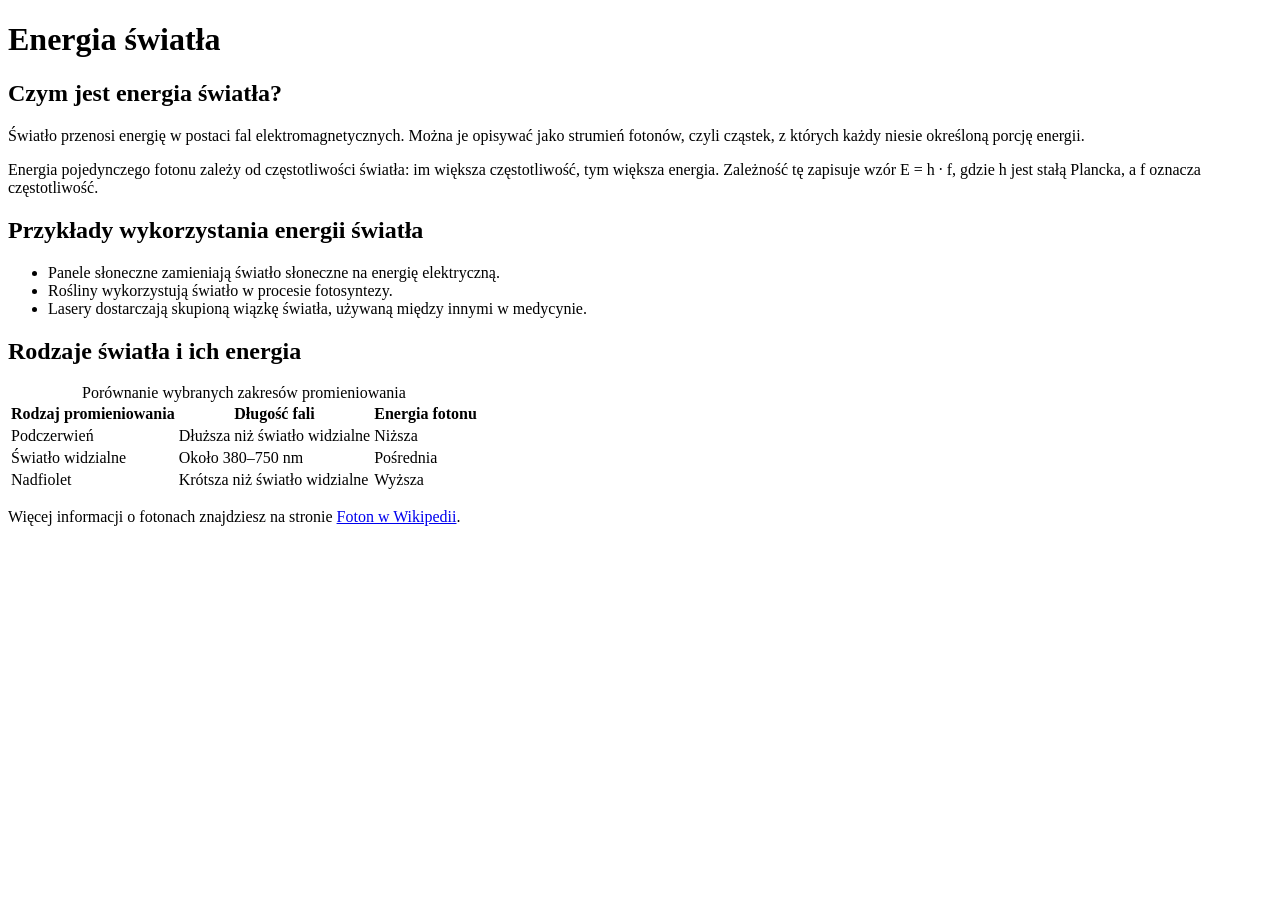
<file: 06_sol_www/01_sol/index.html>
<!DOCTYPE html>
<html lang="pl">
<head>
	<meta charset="UTF-8">
	<meta name="viewport" content="width=device-width, initial-scale=1.0">
	<title>Energia światła</title>
</head>
<body>
	<header>
		<h1>Energia światła</h1>
	</header>

	<main>
		<section>
			<h2>Czym jest energia światła?</h2>
			<p>Światło przenosi energię w postaci fal elektromagnetycznych. Można je opisywać jako strumień fotonów, czyli cząstek, z których każdy niesie określoną porcję energii.</p>
			<p>Energia pojedynczego fotonu zależy od częstotliwości światła: im większa częstotliwość, tym większa energia. Zależność tę zapisuje wzór E = h · f, gdzie h jest stałą Plancka, a f oznacza częstotliwość.</p>
		</section>

		<section>
			<h2>Przykłady wykorzystania energii światła</h2>
			<ul>
				<li>Panele słoneczne zamieniają światło słoneczne na energię elektryczną.</li>
				<li>Rośliny wykorzystują światło w procesie fotosyntezy.</li>
				<li>Lasery dostarczają skupioną wiązkę światła, używaną między innymi w medycynie.</li>
			</ul>
		</section>

		<section>
			<h2>Rodzaje światła i ich energia</h2>
			<table>
				<caption>Porównanie wybranych zakresów promieniowania</caption>
				<thead>
					<tr>
						<th scope="col">Rodzaj promieniowania</th>
						<th scope="col">Długość fali</th>
						<th scope="col">Energia fotonu</th>
					</tr>
				</thead>
				<tbody>
					<tr>
						<td>Podczerwień</td>
						<td>Dłuższa niż światło widzialne</td>
						<td>Niższa</td>
					</tr>
					<tr>
						<td>Światło widzialne</td>
						<td>Około 380–750 nm</td>
						<td>Pośrednia</td>
					</tr>
					<tr>
						<td>Nadfiolet</td>
						<td>Krótsza niż światło widzialne</td>
						<td>Wyższa</td>
					</tr>
				</tbody>
			</table>
		</section>

		<p>Więcej informacji o fotonach znajdziesz na stronie <a href="https://pl.wikipedia.org/wiki/Foton">Foton w Wikipedii</a>.</p>
	</main>
</body>
</html>
</file>
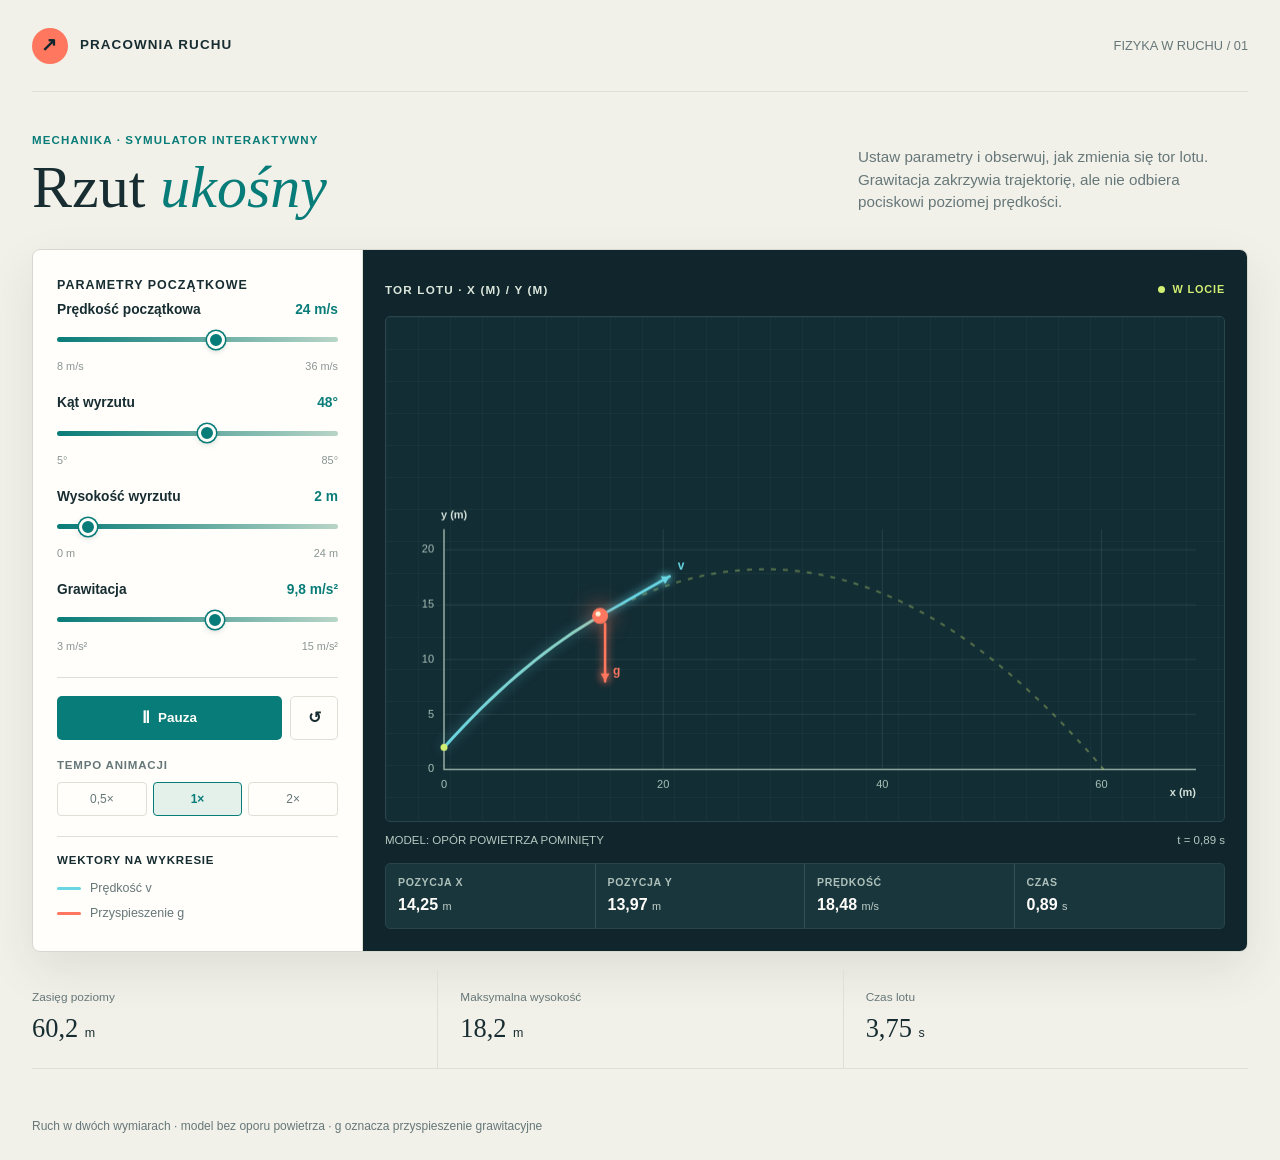
<file: 06_sol_www/03_sol/index.html>
<!DOCTYPE html>
<html lang="pl">
<head>
	<meta charset="UTF-8">
	<meta name="viewport" content="width=device-width, initial-scale=1.0">
	<meta name="theme-color" content="#10252c">
	<title>Rzut ukośny | Pracownia ruchu</title>
	<style>
		:root {
			color-scheme: light;
			--ink: #172d31;
			--muted: #667779;
			--paper: #f2f1e9;
			--white: #fffefa;
			--line: #dedfd5;
			--teal: #087c78;
			--night: #10252c;
			--night-soft: #1a363d;
			--coral: #ff775e;
			--lime: #d3ef73;
			--sky: #69d6e3;
			--gold: #ffc765;
			--serif: Georgia, "Times New Roman", serif;
			--sans: "Trebuchet MS", Verdana, sans-serif;
		}

		* {
			box-sizing: border-box;
		}

		html {
			min-width: 320px;
			background: var(--paper);
		}

		body {
			margin: 0;
			color: var(--ink);
			font-family: var(--sans);
			font-size: 15px;
			line-height: 1.5;
		}

		button,
		input {
			font: inherit;
		}

		button:focus-visible,
		input:focus-visible,
		a:focus-visible {
			outline: 3px solid var(--coral);
			outline-offset: 3px;
		}

		.page-shell {
			width: min(1440px, 100% - 64px);
			margin: 0 auto;
		}

		.masthead {
			min-height: 92px;
			display: flex;
			align-items: center;
			justify-content: space-between;
			gap: 24px;
			border-bottom: 1px solid var(--line);
		}

		.wordmark {
			display: flex;
			align-items: center;
			gap: 12px;
			color: var(--ink);
			font-size: 0.84rem;
			font-weight: 800;
			letter-spacing: 0.08em;
			text-transform: uppercase;
		}

		.wordmark-mark {
			width: 36px;
			aspect-ratio: 1;
			display: grid;
			place-items: center;
			border-radius: 50%;
			background: var(--coral);
			color: var(--night);
			font-family: var(--serif);
			font-size: 1.2rem;
		}

		.header-note {
			color: var(--muted);
			font-size: 0.8rem;
			text-align: right;
		}

		.intro {
			padding: 40px 0 32px;
			display: flex;
			align-items: end;
			justify-content: space-between;
			gap: 32px;
			animation: rise-in 650ms both;
		}

		.eyebrow {
			margin: 0 0 8px;
			color: var(--teal);
			font-size: 0.72rem;
			font-weight: 800;
			letter-spacing: 0.1em;
			text-transform: uppercase;
		}

		h1,
		h2,
		p {
			margin-top: 0;
		}

		h1 {
			margin-bottom: 0;
			font-family: var(--serif);
			font-size: 3.75rem;
			font-weight: 500;
			line-height: 1;
		}

		h1 span {
			color: var(--teal);
			font-style: italic;
		}

		.intro-copy {
			max-width: 390px;
			margin: 0 0 3px;
			color: var(--muted);
			font-size: 0.95rem;
		}

		.lab {
			min-height: 610px;
			display: grid;
			grid-template-columns: minmax(270px, 330px) minmax(0, 1fr);
			border: 1px solid #d5d9d0;
			border-radius: 8px;
			background: var(--white);
			box-shadow: 0 18px 48px rgb(23 45 49 / 9%);
			overflow: hidden;
			animation: rise-in 750ms 100ms both;
		}

		.controls {
			padding: 26px 24px 22px;
			border-right: 1px solid var(--line);
		}

		.panel-heading {
			margin: 0 0 5px;
			font-size: 0.78rem;
			font-weight: 800;
			letter-spacing: 0.08em;
			text-transform: uppercase;
		}

		.parameter {
			margin-bottom: 19px;
		}

		.parameter-header {
			margin-bottom: 8px;
			display: flex;
			align-items: baseline;
			justify-content: space-between;
			gap: 12px;
		}

		.parameter label {
			font-size: 0.86rem;
			font-weight: 700;
		}

		.parameter output {
			min-width: 72px;
			color: var(--teal);
			font-size: 0.86rem;
			font-variant-numeric: tabular-nums;
			font-weight: 800;
			text-align: right;
		}

		input[type="range"] {
			width: 100%;
			height: 22px;
			margin: 0;
			appearance: none;
			background: transparent;
			cursor: pointer;
		}

		input[type="range"]::-webkit-slider-runnable-track {
			height: 5px;
			border-radius: 99px;
			background: linear-gradient(90deg, var(--teal), #b8d5c7);
		}

		input[type="range"]::-moz-range-track {
			height: 5px;
			border-radius: 99px;
			background: linear-gradient(90deg, var(--teal), #b8d5c7);
		}

		input[type="range"]::-webkit-slider-thumb {
			width: 18px;
			height: 18px;
			margin-top: -6.5px;
			appearance: none;
			border: 3px solid var(--white);
			border-radius: 50%;
			background: var(--teal);
			box-shadow: 0 0 0 1.5px var(--teal), 0 2px 6px rgb(23 45 49 / 22%);
			transition: transform 150ms ease;
		}

		input[type="range"]::-moz-range-thumb {
			width: 13px;
			height: 13px;
			border: 3px solid var(--white);
			border-radius: 50%;
			background: var(--teal);
			box-shadow: 0 0 0 1.5px var(--teal), 0 2px 6px rgb(23 45 49 / 22%);
			transition: transform 150ms ease;
		}

		input[type="range"]:active::-webkit-slider-thumb {
			transform: scale(1.15);
		}

		input[type="range"]:active::-moz-range-thumb {
			transform: scale(1.15);
		}

		.range-ends {
			margin-top: 1px;
			display: flex;
			justify-content: space-between;
			color: #899493;
			font-size: 0.68rem;
			font-variant-numeric: tabular-nums;
		}

		.control-divider {
			margin: 22px 0 18px;
			border: 0;
			border-top: 1px solid var(--line);
		}

		.transport {
			display: grid;
			grid-template-columns: 1fr 48px;
			gap: 8px;
		}

		.button {
			min-height: 44px;
			padding: 0 13px;
			display: inline-flex;
			align-items: center;
			justify-content: center;
			gap: 8px;
			border: 1px solid transparent;
			border-radius: 5px;
			cursor: pointer;
			font-size: 0.84rem;
			font-weight: 800;
			transition: background 160ms ease, color 160ms ease, transform 160ms ease;
		}

		.button:active {
			transform: translateY(1px);
		}

		.button-primary {
			background: var(--teal);
			color: var(--white);
		}

		.button-primary:hover {
			background: #056761;
		}

		.button-secondary {
			border-color: var(--line);
			background: var(--white);
			color: var(--ink);
		}

		.button-secondary:hover {
			background: #edf3ee;
		}

		.button-icon {
			font-size: 1rem;
			line-height: 1;
		}

		.speed-label {
			margin: 17px 0 8px;
			color: var(--muted);
			font-size: 0.72rem;
			font-weight: 800;
			letter-spacing: 0.07em;
			text-transform: uppercase;
		}

		.speed-options {
			display: grid;
			grid-template-columns: repeat(3, 1fr);
			gap: 6px;
		}

		.speed-button {
			min-height: 34px;
			padding: 0 6px;
			border: 1px solid var(--line);
			border-radius: 4px;
			background: transparent;
			color: var(--muted);
			cursor: pointer;
			font-size: 0.75rem;
			font-variant-numeric: tabular-nums;
			transition: background 150ms ease, color 150ms ease, border-color 150ms ease;
		}

		.speed-button:hover {
			border-color: var(--teal);
			color: var(--teal);
		}

		.speed-button[aria-pressed="true"] {
			border-color: var(--teal);
			background: #e4f1eb;
			color: var(--teal);
			font-weight: 800;
		}

		.vector-key {
			margin-top: 20px;
			padding-top: 15px;
			border-top: 1px solid var(--line);
		}

		.vector-key h3 {
			margin: 0 0 10px;
			font-size: 0.72rem;
			letter-spacing: 0.07em;
			text-transform: uppercase;
		}

		.key-row {
			margin: 6px 0;
			display: flex;
			align-items: center;
			gap: 9px;
			color: var(--muted);
			font-size: 0.78rem;
		}

		.key-line {
			width: 24px;
			height: 3px;
			border-radius: 3px;
			background: var(--sky);
		}

		.key-line.acceleration {
			background: var(--coral);
		}

		.simulation {
			min-width: 0;
			padding: 22px;
			display: flex;
			flex-direction: column;
			background: var(--night);
			color: var(--white);
		}

		.simulation-head {
			min-height: 34px;
			margin-bottom: 10px;
			display: flex;
			align-items: center;
			justify-content: space-between;
			gap: 12px;
		}

		.simulation-title {
			margin: 0;
			color: #dce7dc;
			font-size: 0.73rem;
			font-weight: 800;
			letter-spacing: 0.1em;
			text-transform: uppercase;
		}

		.status {
			display: inline-flex;
			align-items: center;
			gap: 7px;
			color: var(--lime);
			font-size: 0.68rem;
			font-weight: 800;
			letter-spacing: 0.08em;
			text-transform: uppercase;
		}

		.status-dot {
			width: 7px;
			aspect-ratio: 1;
			border-radius: 50%;
			background: currentColor;
		}

		.status.is-playing .status-dot {
			animation: blink 1.1s ease-in-out infinite;
		}

		.canvas-wrap {
			position: relative;
			min-height: 370px;
			flex: 1;
			border: 1px solid #29444a;
			border-radius: 5px;
			background-color: #132d35;
			background-image: linear-gradient(rgb(166 211 192 / 4%) 1px, transparent 1px), linear-gradient(90deg, rgb(166 211 192 / 4%) 1px, transparent 1px);
			background-size: 32px 32px;
			overflow: hidden;
		}

		canvas {
			width: 100%;
			height: 100%;
			min-height: 370px;
			display: block;
		}

		.simulation-foot {
			margin-top: 10px;
			display: flex;
			justify-content: space-between;
			gap: 12px;
			color: #b6c8c0;
			font-size: 0.72rem;
		}

		.live-readout {
			margin-top: 14px;
			display: grid;
			grid-template-columns: repeat(4, minmax(0, 1fr));
			border: 1px solid #29444a;
			border-radius: 5px;
			background: var(--night-soft);
		}

		.readout-item {
			min-width: 0;
			padding: 11px 12px;
			border-right: 1px solid #355057;
		}

		.readout-item:last-child {
			border-right: 0;
		}

		.readout-label {
			display: block;
			color: #adc0ba;
			font-size: 0.66rem;
			font-weight: 700;
			letter-spacing: 0.06em;
			text-transform: uppercase;
		}

		.readout-value {
			display: block;
			margin-top: 2px;
			color: var(--white);
			font-size: 1rem;
			font-variant-numeric: tabular-nums;
			font-weight: 800;
			white-space: nowrap;
		}

		.readout-value small {
			color: #c1d0ca;
			font-size: 0.68rem;
			font-weight: 500;
		}

		.results {
			margin: 18px 0 48px;
			display: grid;
			grid-template-columns: repeat(3, 1fr);
			border-bottom: 1px solid var(--line);
			animation: rise-in 850ms 180ms both;
		}

		.result {
			padding: 19px 22px 20px 0;
		}

		.result + .result {
			padding-left: 22px;
			border-left: 1px solid var(--line);
		}

		.result-label {
			display: block;
			color: var(--muted);
			font-size: 0.74rem;
		}

		.result-value {
			display: block;
			margin-top: 2px;
			font-family: var(--serif);
			font-size: 1.65rem;
			font-variant-numeric: tabular-nums;
		}

		.result-value small {
			font-family: var(--sans);
			font-size: 0.78rem;
		}

		.page-footer {
			padding: 0 0 25px;
			color: var(--muted);
			font-size: 0.75rem;
		}

		.page-footer p {
			margin: 0;
		}

		@keyframes rise-in {
			from { opacity: 0; transform: translateY(12px); }
			to { opacity: 1; transform: translateY(0); }
		}

		@keyframes blink {
			50% { opacity: 0.35; }
		}

		@media (max-width: 980px) {
			.page-shell {
				width: min(100% - 40px, 760px);
			}

			.lab {
				grid-template-columns: 280px minmax(0, 1fr);
			}

			.controls {
				padding: 22px 18px;
			}

			.simulation {
				padding: 16px;
			}

			.live-readout {
				grid-template-columns: repeat(2, minmax(0, 1fr));
			}

			.readout-item:nth-child(2) {
				border-right: 0;
			}

			.readout-item:nth-child(-n + 2) {
				border-bottom: 1px solid #355057;
			}
		}

		@media (max-width: 700px) {
			.page-shell {
				width: min(100% - 28px, 540px);
			}

			.masthead {
				min-height: 74px;
			}

			.header-note {
				max-width: 140px;
			}

			.intro {
				padding: 32px 0 24px;
				align-items: flex-start;
				flex-direction: column;
				gap: 14px;
			}

			.intro-copy {
				max-width: 460px;
			}

			.lab {
				grid-template-columns: minmax(0, 1fr);
			}

			.controls {
				border-right: 0;
				border-bottom: 1px solid var(--line);
			}

			.parameters-grid {
				display: grid;
				grid-template-columns: 1fr 1fr;
				column-gap: 22px;
			}

			.simulation {
				min-height: 540px;
			}

			.canvas-wrap,
			canvas {
				min-height: 350px;
			}

			.results {
				margin-bottom: 32px;
			}
		}

		@media (max-width: 460px) {
			.page-shell {
				width: min(100% - 24px, 400px);
			}

			.wordmark {
				font-size: 0.72rem;
			}

			.header-note {
				font-size: 0.68rem;
			}

			h1 {
				font-size: 2.5rem;
			}

			.parameters-grid {
				grid-template-columns: 1fr;
				column-gap: 0;
			}

			.parameter {
				margin-bottom: 15px;
			}

			.simulation {
				min-height: 500px;
				padding: 12px;
			}

			.canvas-wrap,
			canvas {
				min-height: 320px;
			}

			.simulation-foot {
				font-size: 0.65rem;
			}

			.readout-item {
				padding: 9px;
			}

			.readout-value {
				font-size: 0.9rem;
			}

			.results {
				grid-template-columns: 1fr;
			}

			.result,
			.result + .result {
				padding: 13px 0;
				border-left: 0;
				border-bottom: 1px solid var(--line);
			}

			.result:last-child {
				border-bottom: 0;
			}
		}

		@media (prefers-reduced-motion: reduce) {
			*,
			*::before,
			*::after {
				animation-duration: 0.01ms !important;
				animation-iteration-count: 1 !important;
				scroll-behavior: auto !important;
				transition-duration: 0.01ms !important;
			}
		}
	</style>
</head>
<body>
	<div class="page-shell">
		<header class="masthead">
			<div class="wordmark"><span class="wordmark-mark" aria-hidden="true">↗</span> Pracownia ruchu</div>
			<div class="header-note">FIZYKA W RUCHU <span aria-hidden="true">/</span> 01</div>
		</header>

		<main>
			<section class="intro" aria-labelledby="page-title">
				<div>
					<p class="eyebrow">Mechanika · symulator interaktywny</p>
					<h1 id="page-title">Rzut <span>ukośny</span></h1>
				</div>
				<p class="intro-copy">Ustaw parametry i obserwuj, jak zmienia się tor lotu. Grawitacja zakrzywia trajektorię, ale nie odbiera pociskowi poziomej prędkości.</p>
			</section>

			<section class="lab" aria-label="Symulator rzutu ukośnego">
				<aside class="controls" aria-labelledby="controls-title">
					<h2 class="panel-heading" id="controls-title">Parametry początkowe</h2>

					<div class="parameters-grid">
						<div class="parameter">
							<div class="parameter-header"><label for="speed">Prędkość początkowa</label><output id="speed-value" for="speed">24 m/s</output></div>
							<input id="speed" type="range" min="8" max="36" step="1" value="24">
							<div class="range-ends"><span>8 m/s</span><span>36 m/s</span></div>
						</div>
						<div class="parameter">
							<div class="parameter-header"><label for="angle">Kąt wyrzutu</label><output id="angle-value" for="angle">48°</output></div>
							<input id="angle" type="range" min="5" max="85" step="1" value="48">
							<div class="range-ends"><span>5°</span><span>85°</span></div>
						</div>
						<div class="parameter">
							<div class="parameter-header"><label for="height">Wysokość wyrzutu</label><output id="height-value" for="height">2 m</output></div>
							<input id="height" type="range" min="0" max="24" step="1" value="2">
							<div class="range-ends"><span>0 m</span><span>24 m</span></div>
						</div>
						<div class="parameter">
							<div class="parameter-header"><label for="gravity">Grawitacja</label><output id="gravity-value" for="gravity">9,8 m/s²</output></div>
							<input id="gravity" type="range" min="3" max="15" step="0.1" value="9.8">
							<div class="range-ends"><span>3 m/s²</span><span>15 m/s²</span></div>
						</div>
					</div>

					<hr class="control-divider">
					<div class="transport" aria-label="Sterowanie animacją">
						<button class="button button-primary" id="play-button" type="button" title="Wstrzymaj animację">
							<span class="button-icon" id="play-icon" aria-hidden="true">Ⅱ</span><span id="play-text">Pauza</span>
						</button>
						<button class="button button-secondary" id="reset-button" type="button" aria-label="Zacznij od początku" title="Zacznij od początku"><span class="button-icon" aria-hidden="true">↺</span></button>
					</div>
					<p class="speed-label">Tempo animacji</p>
					<div class="speed-options" role="group" aria-label="Tempo animacji">
						<button class="speed-button" type="button" data-rate="0.5" aria-pressed="false">0,5×</button>
						<button class="speed-button" type="button" data-rate="1" aria-pressed="true">1×</button>
						<button class="speed-button" type="button" data-rate="2" aria-pressed="false">2×</button>
					</div>

					<div class="vector-key" aria-label="Legenda wektorów">
						<h3>Wektory na wykresie</h3>
						<div class="key-row"><span class="key-line" aria-hidden="true"></span> Prędkość v</div>
						<div class="key-row"><span class="key-line acceleration" aria-hidden="true"></span> Przyspieszenie g</div>
					</div>
				</aside>

				<div class="simulation">
					<div class="simulation-head">
						<h2 class="simulation-title">Tor lotu · x (m) / y (m)</h2>
						<div class="status is-playing" id="status"><span class="status-dot" aria-hidden="true"></span><span id="status-text">W locie</span></div>
					</div>
					<div class="canvas-wrap">
						<canvas id="trajectory" aria-label="Wykres animacji rzutu ukośnego z wektorami prędkości i przyspieszenia">
							Symulacja rzutu ukośnego. Wymagana jest obsługa elementu canvas.
						</canvas>
					</div>
					<div class="simulation-foot"><span>MODEL: OPÓR POWIETRZA POMINIĘTY</span><span id="clock">t = 0,00 s</span></div>
					<div class="live-readout" aria-label="Bieżące parametry lotu">
						<div class="readout-item"><span class="readout-label">Pozycja x</span><span class="readout-value" id="position-x">0,00 <small>m</small></span></div>
						<div class="readout-item"><span class="readout-label">Pozycja y</span><span class="readout-value" id="position-y">0,00 <small>m</small></span></div>
						<div class="readout-item"><span class="readout-label">Prędkość</span><span class="readout-value" id="current-speed">0,00 <small>m/s</small></span></div>
						<div class="readout-item"><span class="readout-label">Czas</span><span class="readout-value" id="current-time">0,00 <small>s</small></span></div>
					</div>
				</div>
			</section>

			<section class="results" aria-label="Przewidywane wyniki lotu">
				<div class="result"><span class="result-label">Zasięg poziomy</span><span class="result-value" id="range-result">0,0 <small>m</small></span></div>
				<div class="result"><span class="result-label">Maksymalna wysokość</span><span class="result-value" id="apex-result">0,0 <small>m</small></span></div>
				<div class="result"><span class="result-label">Czas lotu</span><span class="result-value" id="flight-result">0,00 <small>s</small></span></div>
			</section>
		</main>

		<footer class="page-footer"><p>Ruch w dwóch wymiarach · model bez oporu powietrza · g oznacza przyspieszenie grawitacyjne</p></footer>
	</div>

	<script>
		const canvas = document.getElementById("trajectory");
		const context = canvas.getContext("2d");
		const speedInput = document.getElementById("speed");
		const angleInput = document.getElementById("angle");
		const heightInput = document.getElementById("height");
		const gravityInput = document.getElementById("gravity");
		const playButton = document.getElementById("play-button");
		const resetButton = document.getElementById("reset-button");
		const status = document.getElementById("status");
		const statusText = document.getElementById("status-text");
		const speedButtons = [...document.querySelectorAll(".speed-button")];

		let elapsed = 0;
		let lastFrame = 0;
		let playing = true;
		let playbackRate = 1;
		let pixelRatio = 1;

		function formatNumber(value, digits = 2) {
			return value.toFixed(digits).replace(".", ",");
		}

		function readParameters() {
			return {
				speed: Number(speedInput.value),
				angle: Number(angleInput.value),
				height: Number(heightInput.value),
				gravity: Number(gravityInput.value)
			};
		}

		function getFlightModel() {
			const parameters = readParameters();
			const radians = parameters.angle * Math.PI / 180;
			const velocityX = parameters.speed * Math.cos(radians);
			const velocityY = parameters.speed * Math.sin(radians);
			const flightTime = (velocityY + Math.sqrt(velocityY ** 2 + 2 * parameters.gravity * parameters.height)) / parameters.gravity;
			const range = velocityX * flightTime;
			const maximumHeight = parameters.height + velocityY ** 2 / (2 * parameters.gravity);
			return { ...parameters, radians, velocityX, velocityY, flightTime, range, maximumHeight };
		}

		function positionAt(time, model) {
			const clampedTime = Math.max(0, Math.min(time, model.flightTime));
			const x = model.velocityX * clampedTime;
			const y = Math.max(0, model.height + model.velocityY * clampedTime - 0.5 * model.gravity * clampedTime ** 2);
			const velocityY = model.velocityY - model.gravity * clampedTime;
			return {
				x,
				y,
				velocityX: model.velocityX,
				velocityY,
				speed: Math.hypot(model.velocityX, velocityY)
			};
		}

		function niceStep(maximum) {
			const roughStep = maximum / 5;
			const power = 10 ** Math.floor(Math.log10(roughStep));
			const fraction = roughStep / power;
			const niceFraction = fraction <= 1 ? 1 : fraction <= 2 ? 2 : fraction <= 5 ? 5 : 10;
			return niceFraction * power;
		}

		function drawArrow(x, y, deltaX, deltaY, color, label) {
			const endX = x + deltaX;
			const endY = y + deltaY;
			const angle = Math.atan2(deltaY, deltaX);
			const headLength = 9;

			context.save();
			context.strokeStyle = color;
			context.fillStyle = color;
			context.lineWidth = 2.6;
			context.lineCap = "round";
			context.shadowColor = color;
			context.shadowBlur = 9;
			context.beginPath();
			context.moveTo(x, y);
			context.lineTo(endX, endY);
			context.stroke();
			context.beginPath();
			context.moveTo(endX, endY);
			context.lineTo(endX - headLength * Math.cos(angle - Math.PI / 6), endY - headLength * Math.sin(angle - Math.PI / 6));
			context.lineTo(endX - headLength * Math.cos(angle + Math.PI / 6), endY - headLength * Math.sin(angle + Math.PI / 6));
			context.closePath();
			context.fill();
			context.shadowBlur = 0;
			context.font = "700 12px Trebuchet MS, sans-serif";
			context.fillText(label, endX + 8, endY - 7);
			context.restore();
		}

		function drawScene(model, current) {
			const bounds = canvas.getBoundingClientRect();
			if (bounds.width === 0 || bounds.height === 0) return;

			pixelRatio = Math.min(window.devicePixelRatio || 1, 2);
			const pixelWidth = Math.round(bounds.width * pixelRatio);
			const pixelHeight = Math.round(bounds.height * pixelRatio);
			if (canvas.width !== pixelWidth || canvas.height !== pixelHeight) {
				canvas.width = pixelWidth;
				canvas.height = pixelHeight;
			}
			context.setTransform(pixelRatio, 0, 0, pixelRatio, 0, 0);

			const width = bounds.width;
			const height = bounds.height;
			context.clearRect(0, 0, width, height);

			const padding = { left: 58, right: 28, top: 38, bottom: 52 };
			const plotWidth = Math.max(40, width - padding.left - padding.right);
			const plotHeight = Math.max(40, height - padding.top - padding.bottom);
			const maxX = Math.max(model.range * 1.14, 8);
			const maxY = Math.max(model.maximumHeight * 1.2, 6);
			const scale = Math.min(plotWidth / maxX, plotHeight / maxY);
			const originX = padding.left;
			const groundY = height - padding.bottom;
			const plotRight = originX + maxX * scale;
			const plotTop = groundY - maxY * scale;

			context.save();
			context.strokeStyle = "rgba(185, 218, 198, 0.12)";
			context.fillStyle = "#a9c2b9";
			context.lineWidth = 1;
			context.font = "11px Trebuchet MS, sans-serif";
			context.textAlign = "right";
			context.textBaseline = "middle";
			const yStep = niceStep(maxY);
			for (let value = 0; value <= maxY + yStep * 0.1; value += yStep) {
				const y = groundY - value * scale;
				if (y < plotTop - 1) continue;
				context.beginPath();
				context.moveTo(originX, y);
				context.lineTo(plotRight, y);
				context.stroke();
				context.fillText(String(Number(value.toPrecision(3))).replace(".", ","), originX - 10, y);
			}

			context.textAlign = "center";
			context.textBaseline = "top";
			const xStep = niceStep(maxX);
			for (let value = 0; value <= maxX + xStep * 0.1; value += xStep) {
				const x = originX + value * scale;
				if (x > plotRight + 1) continue;
				context.beginPath();
				context.moveTo(x, plotTop);
				context.lineTo(x, groundY);
				context.stroke();
				context.fillText(String(Number(value.toPrecision(3))).replace(".", ","), x, groundY + 10);
			}

			context.strokeStyle = "#92aaa0";
			context.lineWidth = 1.5;
			context.beginPath();
			context.moveTo(originX, plotTop);
			context.lineTo(originX, groundY);
			context.lineTo(plotRight, groundY);
			context.stroke();
			context.textAlign = "left";
			context.textBaseline = "bottom";
			context.fillStyle = "#d2e0d7";
			context.font = "700 11px Trebuchet MS, sans-serif";
			context.fillText("y (m)", originX - 3, plotTop - 8);
			context.textAlign = "right";
			context.fillText("x (m)", plotRight, groundY + 29);
			context.restore();

			const toCanvas = (x, y) => ({ x: originX + x * scale, y: groundY - y * scale });
			const pathPoint = (time) => {
				const point = positionAt(time, model);
				return toCanvas(point.x, point.y);
			};

			context.save();
			context.setLineDash([5, 7]);
			context.lineWidth = 2;
			context.strokeStyle = "rgba(211, 239, 115, 0.35)";
			context.beginPath();
			for (let index = 0; index <= 100; index += 1) {
				const point = pathPoint(model.flightTime * index / 100);
				if (index === 0) context.moveTo(point.x, point.y);
				else context.lineTo(point.x, point.y);
			}
			context.stroke();
			context.restore();

			const trailGradient = context.createLinearGradient(originX, groundY, originX + model.range * scale, groundY - model.maximumHeight * scale);
			trailGradient.addColorStop(0, "#69d6e3");
			trailGradient.addColorStop(1, "#ffc765");
			context.save();
			context.strokeStyle = trailGradient;
			context.lineWidth = 3;
			context.lineCap = "round";
			context.shadowColor = "rgba(105, 214, 227, 0.55)";
			context.shadowBlur = 12;
			context.beginPath();
			const samples = Math.max(2, Math.ceil(70 * current.x / Math.max(model.range, 0.01)));
			for (let index = 0; index <= samples; index += 1) {
				const point = pathPoint(elapsed * index / samples);
				if (index === 0) context.moveTo(point.x, point.y);
				else context.lineTo(point.x, point.y);
			}
			context.stroke();
			context.restore();

			const launch = toCanvas(0, model.height);
			context.save();
			context.fillStyle = "#d3ef73";
			context.beginPath();
			context.arc(launch.x, launch.y, 3.5, 0, Math.PI * 2);
			context.fill();
			context.restore();

			const projectile = toCanvas(current.x, current.y);
			const velocityScale = Math.min(6.2, 104 / Math.max(model.speed, 1));
			drawArrow(projectile.x, projectile.y, current.velocityX * velocityScale, -current.velocityY * velocityScale, "#69d6e3", "v");
			drawArrow(projectile.x + 5, projectile.y + 8, 0, Math.min(78, 20 + model.gravity * 3.8), "#ff775e", "g");

			context.save();
			context.shadowColor = "rgba(255, 119, 94, 0.9)";
			context.shadowBlur = 22;
			context.fillStyle = "#ff775e";
			context.beginPath();
			context.arc(projectile.x, projectile.y, 8, 0, Math.PI * 2);
			context.fill();
			context.shadowBlur = 0;
			context.fillStyle = "#fff4d8";
			context.beginPath();
			context.arc(projectile.x - 2, projectile.y - 2, 2.5, 0, Math.PI * 2);
			context.fill();
			context.restore();
		}

		function updateOutputs(model, current) {
			document.getElementById("speed-value").textContent = `${model.speed} m/s`;
			document.getElementById("angle-value").textContent = `${model.angle}°`;
			document.getElementById("height-value").textContent = `${model.height} m`;
			document.getElementById("gravity-value").textContent = `${formatNumber(model.gravity, 1)} m/s²`;
			document.getElementById("range-result").innerHTML = `${formatNumber(model.range, 1)} <small>m</small>`;
			document.getElementById("apex-result").innerHTML = `${formatNumber(model.maximumHeight, 1)} <small>m</small>`;
			document.getElementById("flight-result").innerHTML = `${formatNumber(model.flightTime)} <small>s</small>`;
			document.getElementById("position-x").innerHTML = `${formatNumber(current.x)} <small>m</small>`;
			document.getElementById("position-y").innerHTML = `${formatNumber(current.y)} <small>m</small>`;
			document.getElementById("current-speed").innerHTML = `${formatNumber(current.speed)} <small>m/s</small>`;
			document.getElementById("current-time").innerHTML = `${formatNumber(elapsed)} <small>s</small>`;
			document.getElementById("clock").textContent = `t = ${formatNumber(elapsed)} s`;
		}

		function updateTransport() {
			const icon = document.getElementById("play-icon");
			const text = document.getElementById("play-text");
			if (playing) {
				icon.textContent = "Ⅱ";
				text.textContent = "Pauza";
				playButton.title = "Wstrzymaj animację";
				statusText.textContent = "W locie";
				status.classList.add("is-playing");
			} else if (elapsed === 0) {
				icon.textContent = "▶";
				text.textContent = "Start";
				playButton.title = "Uruchom animację";
				statusText.textContent = "Gotowy";
				status.classList.remove("is-playing");
			} else {
				icon.textContent = "▶";
				text.textContent = elapsed >= getFlightModel().flightTime ? "Jeszcze raz" : "Wznów";
				playButton.title = elapsed >= getFlightModel().flightTime ? "Uruchom ponownie" : "Wznów animację";
				statusText.textContent = elapsed >= getFlightModel().flightTime ? "Lądowanie" : "Pauza";
				status.classList.remove("is-playing");
			}
		}

		function refresh(resetTime = false) {
			const model = getFlightModel();
			if (resetTime) elapsed = 0;
			if (elapsed >= model.flightTime) {
				elapsed = model.flightTime;
				playing = false;
			}
			const current = positionAt(elapsed, model);
			updateOutputs(model, current);
			updateTransport();
			drawScene(model, current);
		}

		function animate(timestamp) {
			if (!lastFrame) lastFrame = timestamp;
			const deltaSeconds = Math.min((timestamp - lastFrame) / 1000, 0.05);
			lastFrame = timestamp;

			const model = getFlightModel();
			if (playing) {
				elapsed += deltaSeconds * (model.flightTime / 5) * playbackRate;
				if (elapsed >= model.flightTime) {
					elapsed = model.flightTime;
					playing = false;
				}
			}
			const current = positionAt(elapsed, model);
			updateOutputs(model, current);
			updateTransport();
			drawScene(model, current);
			window.requestAnimationFrame(animate);
		}

		[speedInput, angleInput, heightInput, gravityInput].forEach((input) => {
			input.addEventListener("input", () => refresh(true));
		});

		playButton.addEventListener("click", () => {
			const model = getFlightModel();
			if (!playing && elapsed >= model.flightTime) elapsed = 0;
			playing = !playing;
			lastFrame = 0;
			refresh();
		});

		resetButton.addEventListener("click", () => {
			elapsed = 0;
			playing = false;
			lastFrame = 0;
			refresh();
		});

		speedButtons.forEach((button) => {
			button.addEventListener("click", () => {
				playbackRate = Number(button.dataset.rate);
				speedButtons.forEach((option) => option.setAttribute("aria-pressed", String(option === button)));
			});
		});

		if ("ResizeObserver" in window) {
			new ResizeObserver(() => refresh()).observe(canvas);
		} else {
			window.addEventListener("resize", () => refresh());
		}

		refresh();
		window.requestAnimationFrame(animate);
	</script>
</body>
</html>
</file>
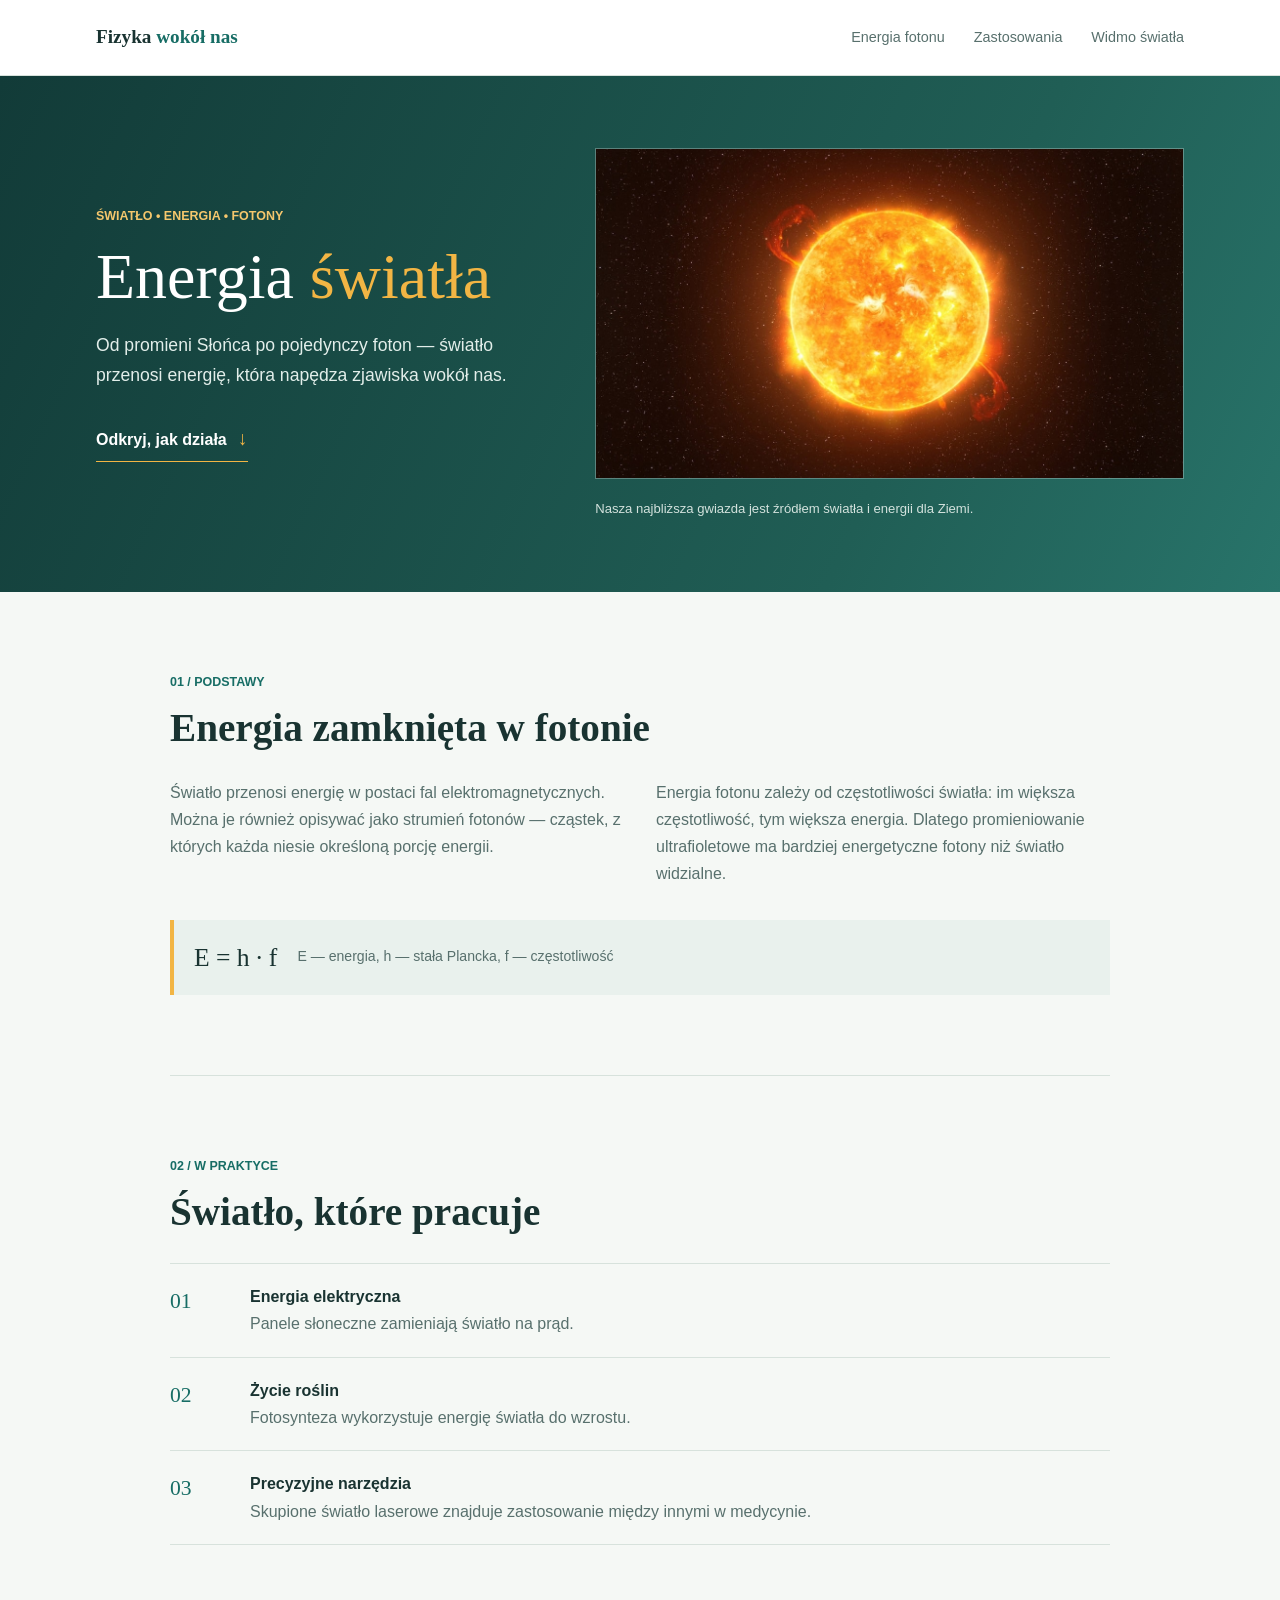
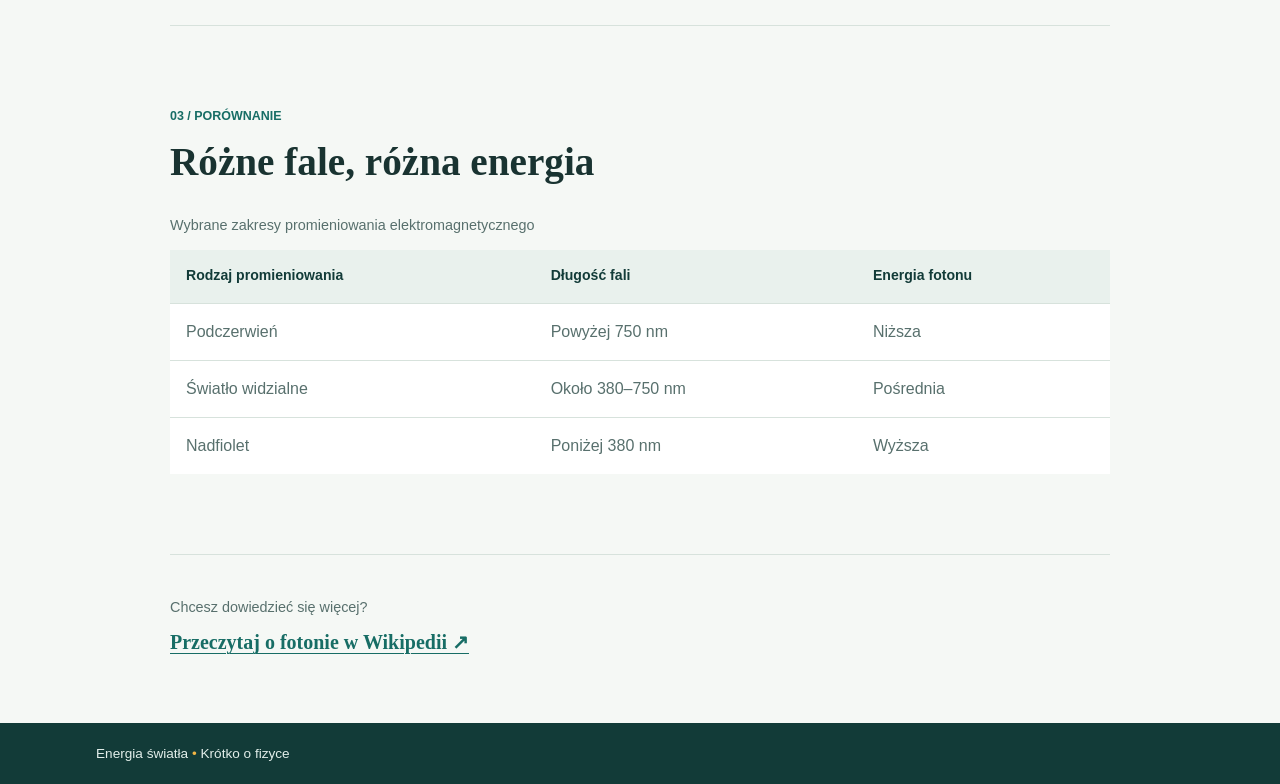
<file: 06_sol_www/02_sol/indexcss.html>
<!DOCTYPE html>
<html lang="pl">
<head>
	<meta charset="UTF-8">
	<meta name="viewport" content="width=device-width, initial-scale=1.0">
	<meta name="description" content="Poznaj energię światła, fotony i wybrane rodzaje promieniowania elektromagnetycznego.">
	<title>Energia światła | Krótko o fizyce</title>
	<link rel="stylesheet" href="style.css">
</head>
<body>
	<header class="site-header">
		<a class="brand" href="#poczatek">Fizyka <span>wokół nas</span></a>
		<nav aria-label="Nawigacja główna">
			<a href="#energia">Energia fotonu</a>
			<a href="#zastosowania">Zastosowania</a>
			<a href="#widmo">Widmo światła</a>
		</nav>
	</header>

	<main>
		<section class="hero" id="poczatek" aria-labelledby="tytul">
			<div class="hero-copy">
				<p class="eyebrow">Światło • energia • fotony</p>
				<h1 id="tytul">Energia <span>światła</span></h1>
				<p class="hero-lead">Od promieni Słońca po pojedynczy foton — światło przenosi energię, która napędza zjawiska wokół nas.</p>
				<a class="text-link" href="#energia">Odkryj, jak działa <span aria-hidden="true">↓</span></a>
			</div>
			<figure class="hero-image">
				<img src="images/astro-rey.jpg" alt="Jasna, pomarańczowa powierzchnia Słońca na tle kosmosu" width="1200" height="675">
				<figcaption>Nasza najbliższa gwiazda jest źródłem światła i energii dla Ziemi.</figcaption>
			</figure>
		</section>

		<div class="content-wrap">
			<section class="content-section" id="energia" aria-labelledby="energia-tytul">
				<p class="eyebrow">01 / Podstawy</p>
				<h2 id="energia-tytul">Energia zamknięta w fotonie</h2>
				<div class="two-column">
					<p>Światło przenosi energię w postaci fal elektromagnetycznych. Można je również opisywać jako strumień fotonów — cząstek, z których każda niesie określoną porcję energii.</p>
					<p>Energia fotonu zależy od częstotliwości światła: im większa częstotliwość, tym większa energia. Dlatego promieniowanie ultrafioletowe ma bardziej energetyczne fotony niż światło widzialne.</p>
				</div>
				<p class="formula" aria-label="Energia fotonu równa się stałej Plancka pomnożonej przez częstotliwość">E = h · f <span>E — energia, h — stała Plancka, f — częstotliwość</span></p>
			</section>

			<section class="content-section applications" id="zastosowania" aria-labelledby="zastosowania-tytul">
				<p class="eyebrow">02 / W praktyce</p>
				<h2 id="zastosowania-tytul">Światło, które pracuje</h2>
				<ul class="application-list">
					<li><span class="list-number">01</span><span><strong>Energia elektryczna</strong><br>Panele słoneczne zamieniają światło na prąd.</span></li>
					<li><span class="list-number">02</span><span><strong>Życie roślin</strong><br>Fotosynteza wykorzystuje energię światła do wzrostu.</span></li>
					<li><span class="list-number">03</span><span><strong>Precyzyjne narzędzia</strong><br>Skupione światło laserowe znajduje zastosowanie między innymi w medycynie.</span></li>
				</ul>
			</section>

			<section class="content-section spectrum" id="widmo" aria-labelledby="widmo-tytul">
				<p class="eyebrow">03 / Porównanie</p>
				<h2 id="widmo-tytul">Różne fale, różna energia</h2>
				<div class="table-scroll">
					<table>
						<caption>Wybrane zakresy promieniowania elektromagnetycznego</caption>
						<thead>
							<tr>
								<th scope="col">Rodzaj promieniowania</th>
								<th scope="col">Długość fali</th>
								<th scope="col">Energia fotonu</th>
							</tr>
						</thead>
						<tbody>
							<tr><td>Podczerwień</td><td>Powyżej 750 nm</td><td>Niższa</td></tr>
							<tr><td>Światło widzialne</td><td>Około 380–750 nm</td><td>Pośrednia</td></tr>
							<tr><td>Nadfiolet</td><td>Poniżej 380 nm</td><td>Wyższa</td></tr>
						</tbody>
					</table>
				</div>
			</section>

			<aside class="further-reading">
				<p>Chcesz dowiedzieć się więcej?</p>
				<a href="https://pl.wikipedia.org/wiki/Foton">Przeczytaj o fotonie w Wikipedii <span aria-hidden="true">↗</span></a>
			</aside>
		</div>
	</main>

	<footer>
		<p>Energia światła <span>•</span> Krótko o fizyce</p>
	</footer>
</body>
</html>
</file>
<file: 06_sol_www/02_sol/style.css>
:root {
	color-scheme: light;
	--ink: #193331;
	--muted: #58706d;
	--paper: #f5f8f5;
	--white: #ffffff;
	--teal: #176d65;
	--teal-dark: #123b38;
	--sun: #f2b544;
	--line: #d7e2dc;
	--serif: Georgia, "Times New Roman", serif;
	--sans: "Trebuchet MS", Verdana, sans-serif;
}

* {
	box-sizing: border-box;
}

html {
	scroll-behavior: smooth;
}

body {
	margin: 0;
	background: var(--paper);
	color: var(--ink);
	font-family: var(--sans);
	font-size: 1rem;
	line-height: 1.7;
}

a {
	color: inherit;
}

.site-header {
	min-height: 76px;
	padding: 0 7.5%;
	display: flex;
	align-items: center;
	justify-content: space-between;
	gap: 2rem;
	background: var(--white);
	border-bottom: 1px solid var(--line);
}

.brand {
	font-family: var(--serif);
	font-size: 1.2rem;
	font-weight: 700;
	text-decoration: none;
}

.brand span {
	color: var(--teal);
}

nav {
	display: flex;
	gap: 1.8rem;
}

nav a {
	color: var(--muted);
	font-size: 0.9rem;
	text-decoration: none;
}

nav a:hover,
nav a:focus-visible {
	color: var(--teal);
	text-decoration: underline;
	text-underline-offset: 4px;
}

.hero {
	min-height: 510px;
	padding: 4.5rem 7.5%;
	display: grid;
	grid-template-columns: minmax(0, 0.85fr) minmax(0, 1.15fr);
	align-items: center;
	gap: clamp(2rem, 5vw, 5rem);
	background: linear-gradient(115deg, #123b38 0%, #205e55 70%, #28746a 100%);
	color: var(--white);
}

.hero-copy {
	max-width: 470px;
}

.eyebrow {
	margin: 0 0 0.8rem;
	color: var(--teal);
	font-size: 0.78rem;
	font-weight: 700;
	text-transform: uppercase;
}

.hero .eyebrow {
	color: #f5c76d;
}

h1,
h2 {
	margin-top: 0;
	font-family: var(--serif);
	line-height: 1.12;
}

h1 {
	margin-bottom: 1.2rem;
	font-size: 4rem;
	font-weight: 500;
}

h1 span {
	color: var(--sun);
}

.hero-lead {
	max-width: 420px;
	margin-bottom: 2rem;
	color: #e2eeea;
	font-size: 1.1rem;
}

.text-link {
	display: inline-flex;
	align-items: center;
	gap: 0.7rem;
	padding-bottom: 0.3rem;
	border-bottom: 1px solid var(--sun);
	color: var(--white);
	font-weight: 700;
	text-decoration: none;
}

.text-link span {
	color: var(--sun);
	font-size: 1.2rem;
}

.hero-image {
	margin: 0;
}

.hero-image img {
	width: 100%;
	height: auto;
	max-height: 360px;
	aspect-ratio: 16 / 9;
	object-fit: cover;
	border: 1px solid rgb(255 255 255 / 28%);
}

.hero-image figcaption {
	margin-top: 0.65rem;
	color: #d3e2dd;
	font-size: 0.82rem;
}

.content-wrap {
	width: min(100% - 3rem, 940px);
	margin: 0 auto;
}

.content-section {
	padding: 5rem 0;
	border-bottom: 1px solid var(--line);
	scroll-margin-top: 1.5rem;
}

.content-section h2 {
	margin-bottom: 1.8rem;
	font-size: 2.45rem;
}

.two-column {
	display: grid;
	grid-template-columns: 1fr 1fr;
	gap: 2rem;
	color: var(--muted);
}

.two-column p {
	margin: 0;
}

.formula {
	margin: 2rem 0 0;
	padding: 1rem 1.25rem;
	display: flex;
	align-items: center;
	gap: 1.25rem;
	border-left: 4px solid var(--sun);
	background: #e9f1ed;
	font-family: var(--serif);
	font-size: 1.6rem;
}

.formula span {
	color: var(--muted);
	font-family: var(--sans);
	font-size: 0.88rem;
}

.application-list {
	margin: 0;
	padding: 0;
	list-style: none;
}

.application-list li {
	padding: 1.2rem 0;
	display: grid;
	grid-template-columns: 4rem 1fr;
	align-items: start;
	gap: 1rem;
	border-top: 1px solid var(--line);
	color: var(--muted);
}

.application-list li:last-child {
	border-bottom: 1px solid var(--line);
}

.list-number {
	color: var(--teal);
	font-family: var(--serif);
	font-size: 1.35rem;
}

.application-list strong {
	color: var(--ink);
}

.table-scroll {
	overflow-x: auto;
}

table {
	width: 100%;
	border-collapse: collapse;
	background: var(--white);
	text-align: left;
}

caption {
	padding: 0 0 0.8rem;
	color: var(--muted);
	text-align: left;
	font-size: 0.9rem;
}

th,
td {
	padding: 0.9rem 1rem;
	border-bottom: 1px solid var(--line);
}

th {
	background: #e9f1ed;
	color: var(--teal-dark);
	font-size: 0.88rem;
}

td {
	color: var(--muted);
}

tbody tr:last-child td {
	border-bottom: 0;
}

.further-reading {
	padding: 2.5rem 0 4rem;
}

.further-reading p {
	margin: 0 0 0.35rem;
	color: var(--muted);
	font-size: 0.9rem;
}

.further-reading a {
	color: var(--teal);
	font-family: var(--serif);
	font-size: 1.25rem;
	font-weight: 700;
	text-decoration-thickness: 1px;
	text-underline-offset: 4px;
}

.further-reading a:hover,
.further-reading a:focus-visible {
	color: var(--teal-dark);
}

footer {
	padding: 1.2rem 7.5%;
	background: var(--teal-dark);
	color: #e2eeea;
	font-size: 0.85rem;
}

footer p {
	margin: 0;
}

footer span {
	color: var(--sun);
}

@media (max-width: 760px) {
	.site-header {
		padding: 1rem 6%;
		align-items: flex-start;
		flex-direction: column;
		gap: 0.6rem;
	}

	nav {
		flex-wrap: wrap;
		gap: 0.5rem 1.2rem;
	}

	.hero {
		padding: 3.5rem 6%;
		grid-template-columns: 1fr;
		gap: 2rem;
	}

	h1 {
		font-size: 3.2rem;
	}

	.hero-image img {
		max-height: none;
	}

	.content-wrap {
		width: min(100% - 2rem, 940px);
	}

	.content-section {
		padding: 3.5rem 0;
	}

	.content-section h2 {
		font-size: 2rem;
	}

	.two-column {
		grid-template-columns: 1fr;
		gap: 1rem;
	}

	.formula {
		align-items: flex-start;
		flex-direction: column;
		gap: 0.25rem;
	}
}
</file>
